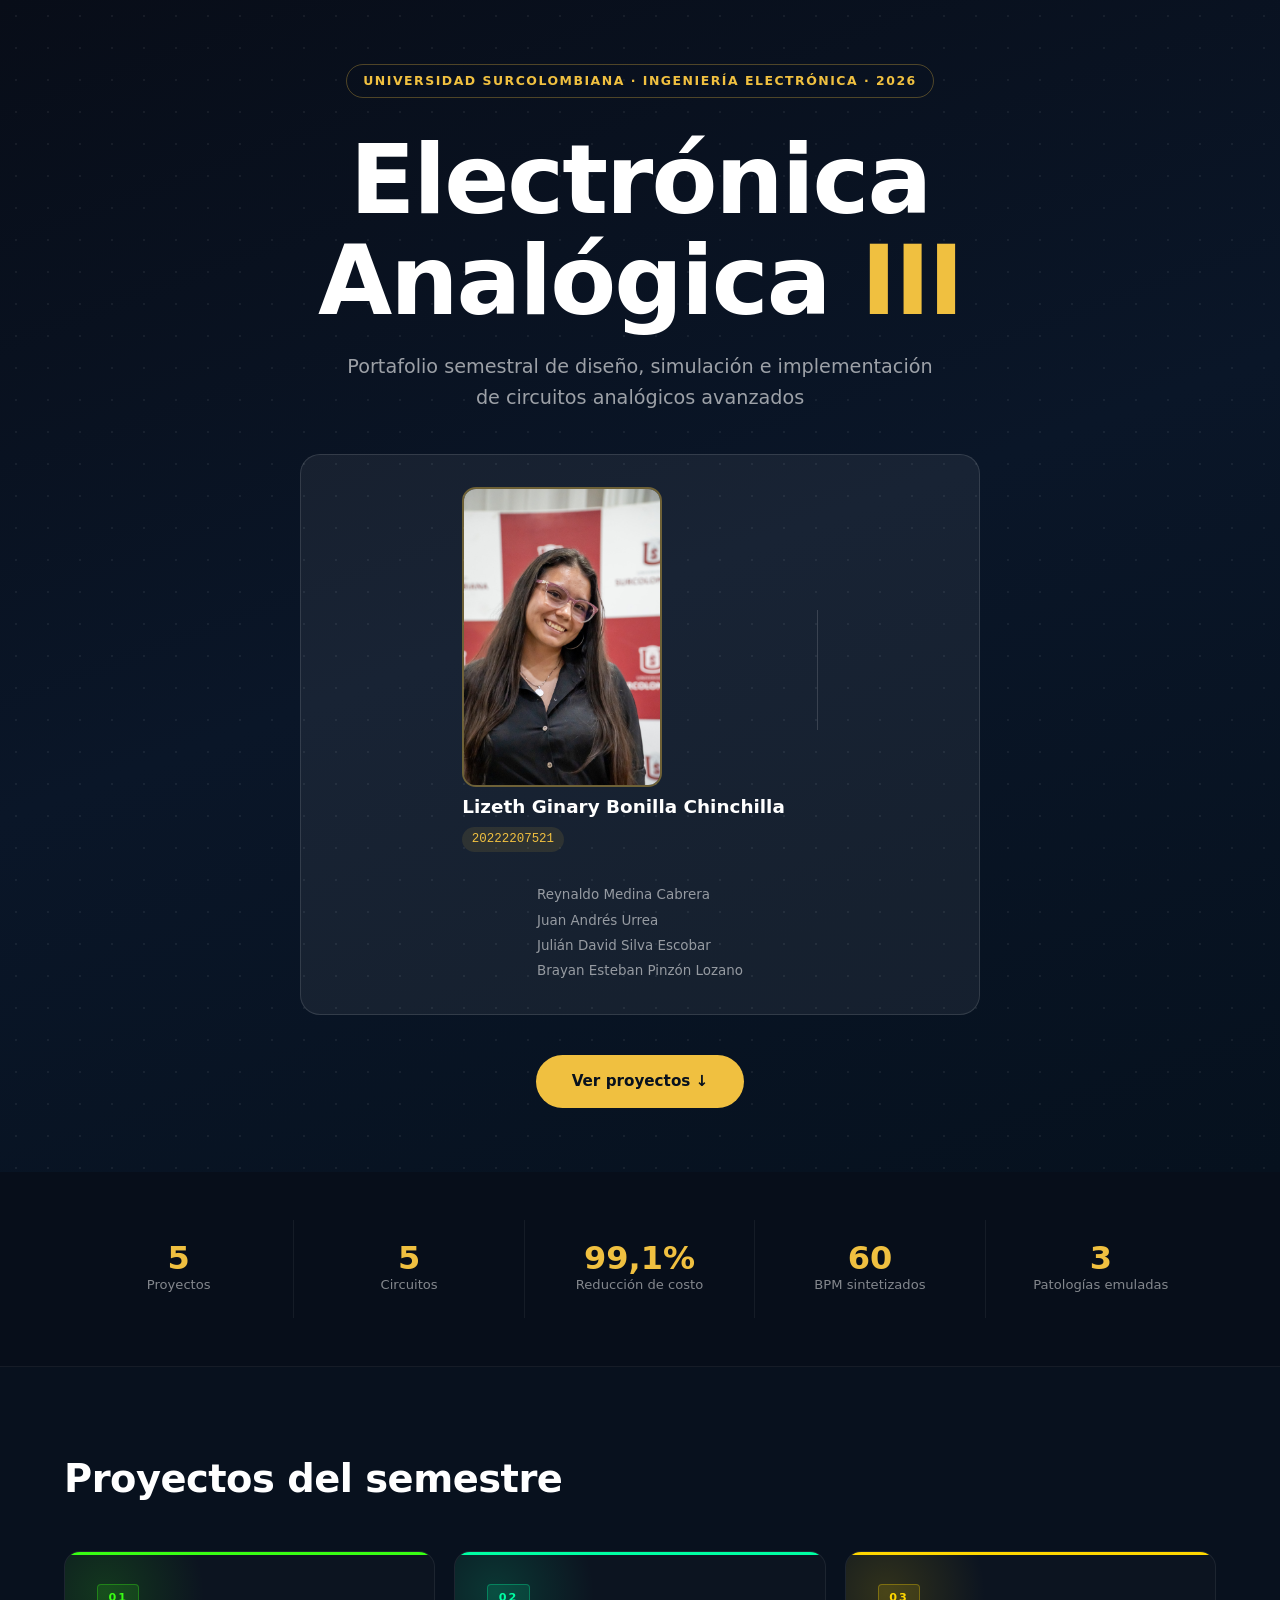
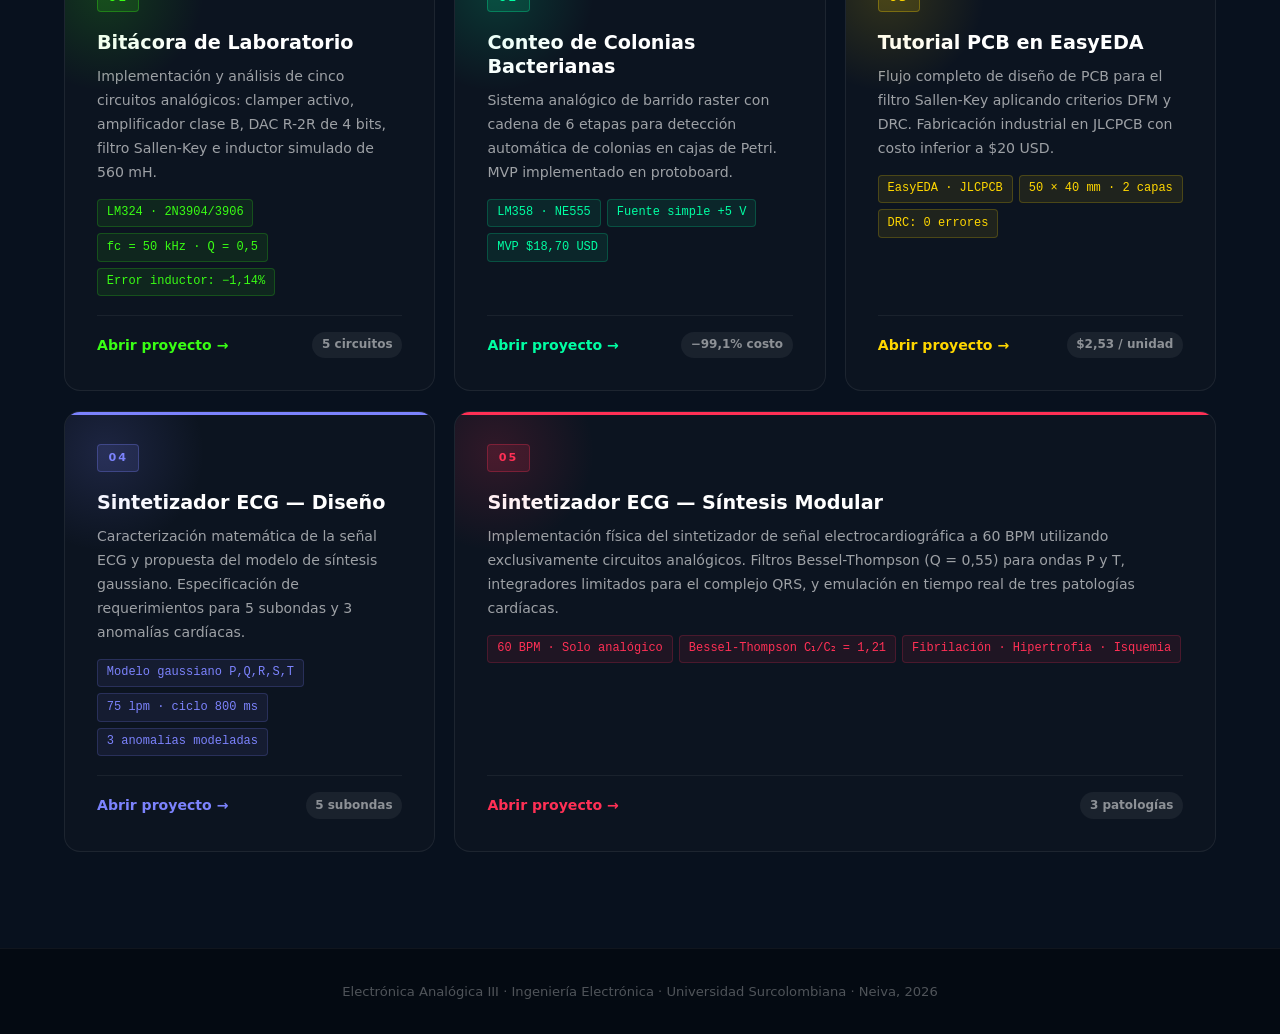
<file: index.html>
<!DOCTYPE html>
<html lang="es">
<head>
  <meta charset="UTF-8">
  <meta name="viewport" content="width=device-width, initial-scale=1.0">
  <title>Portafolio EA-III · Lizeth Bonilla · USCO 2026</title>
  <link rel="icon" type="image/png" href="Fotos/Logo.png">
  <link rel="stylesheet" href="style.css">
</head>
<body>

  <!-- HERO -->
  <header class="hero">
    <div class="hero-dots"></div>
    <div class="hero-content">
      <span class="badge">Universidad Surcolombiana · Ingeniería Electrónica · 2026</span>
      <h1>Electrónica<br>Analógica <em>III</em></h1>
      <p class="hero-sub">Portafolio semestral de diseño, simulación e implementación de circuitos analógicos avanzados</p>
      <div class="hero-card">
        <div class="hc-main">
          <img src="Fotos/foto_perfi.jpeg" alt="Lizeth Ginary Bonilla Chinchilla" class="profile-pic" style="width:200px; height:300px;">
          <strong>Lizeth Ginary Bonilla Chinchilla</strong>
          <code>20222207521</code>
        </div>
        <div class="hc-div"></div>
        <ul class="hc-team">
          <li>Reynaldo Medina Cabrera</li>
          <li>Juan Andrés Urrea</li>
          <li>Julián David Silva Escobar</li>
          <li>Brayan Esteban Pinzón Lozano</li>
        </ul>
      </div>
      <a href="#proyectos" class="scroll-btn">Ver proyectos ↓</a>
    </div>
  </header>

  <!-- STATS -->
  <section class="stats-section">
    <div class="wrap">
      <div class="stat"><span>5</span>Proyectos</div>
      <div class="stat"><span>5</span>Circuitos</div>
      <div class="stat"><span>99,1%</span>Reducción de costo</div>
      <div class="stat"><span>60</span>BPM sintetizados</div>
      <div class="stat"><span>3</span>Patologías emuladas</div>
    </div>
  </section>

  <!-- PROJECTS GRID -->
  <section id="proyectos" class="projects-section">
    <div class="wrap">
      <h2 class="sec-title">Proyectos del semestre</h2>

      <div class="projects-grid">

        <!-- P1 -->
        <a href="p1.html" class="pcard" style="--c:#39ff14;--cg:linear-gradient(135deg,#0c0f14,#0d1a0f)">
          <div class="pcard-glow"></div>
          <span class="pcard-num">01</span>
          <div class="pcard-body">
            <h3>Bitácora de Laboratorio</h3>
            <p>Implementación y análisis de cinco circuitos analógicos: clamper activo, amplificador clase B, DAC R-2R de 4 bits, filtro Sallen-Key e inductor simulado de 560 mH.</p>
            <ul class="pcard-tags">
              <li>LM324 · 2N3904/3906</li>
              <li>fc = 50 kHz · Q = 0,5</li>
              <li>Error inductor: −1,14%</li>
            </ul>
          </div>
          <div class="pcard-footer">
            <span class="pcard-cta">Abrir proyecto →</span>
            <span class="pcard-chip">5 circuitos</span>
          </div>
        </a>

        <!-- P2 -->
        <a href="p2.html" class="pcard" style="--c:#00ffa3;--cg:linear-gradient(135deg,#050f0a,#061a12)">
          <div class="pcard-glow"></div>
          <span class="pcard-num">02</span>
          <div class="pcard-body">
            <h3>Conteo de Colonias Bacterianas</h3>
            <p>Sistema analógico de barrido raster con cadena de 6 etapas para detección automática de colonias en cajas de Petri. MVP implementado en protoboard.</p>
            <ul class="pcard-tags">
              <li>LM358 · NE555</li>
              <li>Fuente simple +5 V</li>
              <li>MVP $18,70 USD</li>
            </ul>
          </div>
          <div class="pcard-footer">
            <span class="pcard-cta">Abrir proyecto →</span>
            <span class="pcard-chip">−99,1% costo</span>
          </div>
        </a>

        <!-- P3 -->
        <a href="p3.html" class="pcard" style="--c:#ffd700;--cg:linear-gradient(135deg,#0a120e,#111a0a)">
          <div class="pcard-glow"></div>
          <span class="pcard-num">03</span>
          <div class="pcard-body">
            <h3>Tutorial PCB en EasyEDA</h3>
            <p>Flujo completo de diseño de PCB para el filtro Sallen-Key aplicando criterios DFM y DRC. Fabricación industrial en JLCPCB con costo inferior a $20 USD.</p>
            <ul class="pcard-tags">
              <li>EasyEDA · JLCPCB</li>
              <li>50 × 40 mm · 2 capas</li>
              <li>DRC: 0 errores</li>
            </ul>
          </div>
          <div class="pcard-footer">
            <span class="pcard-cta">Abrir proyecto →</span>
            <span class="pcard-chip">$2,53 / unidad</span>
          </div>
        </a>

        <!-- P4 -->
        <a href="p4.html" class="pcard" style="--c:#7c83fd;--cg:linear-gradient(135deg,#06081f,#0a0d28)">
          <div class="pcard-glow"></div>
          <span class="pcard-num">04</span>
          <div class="pcard-body">
            <h3>Sintetizador ECG — Diseño</h3>
            <p>Caracterización matemática de la señal ECG y propuesta del modelo de síntesis gaussiano. Especificación de requerimientos para 5 subondas y 3 anomalías cardíacas.</p>
            <ul class="pcard-tags">
              <li>Modelo gaussiano P,Q,R,S,T</li>
              <li>75 lpm · ciclo 800 ms</li>
              <li>3 anomalías modeladas</li>
            </ul>
          </div>
          <div class="pcard-footer">
            <span class="pcard-cta">Abrir proyecto →</span>
            <span class="pcard-chip">5 subondas</span>
          </div>
        </a>

        <!-- P5 -->
        <a href="p5.html" class="pcard pcard-wide" style="--c:#ff3055;--cg:linear-gradient(135deg,#110005,#1a0008)">
          <div class="pcard-glow"></div>
          <span class="pcard-num">05</span>
          <div class="pcard-body">
            <h3>Sintetizador ECG — Síntesis Modular</h3>
            <p>Implementación física del sintetizador de señal electrocardiográfica a 60 BPM utilizando exclusivamente circuitos analógicos. Filtros Bessel-Thompson (Q = 0,55) para ondas P y T, integradores limitados para el complejo QRS, y emulación en tiempo real de tres patologías cardíacas.</p>
            <ul class="pcard-tags">
              <li>60 BPM · Solo analógico</li>
              <li>Bessel-Thompson C₁/C₂ = 1,21</li>
              <li>Fibrilación · Hipertrofia · Isquemia</li>
            </ul>
          </div>
          <div class="pcard-footer">
            <span class="pcard-cta">Abrir proyecto →</span>
            <span class="pcard-chip">3 patologías</span>
          </div>
        </a>

      </div>
    </div>
  </section>

  <!-- FOOTER -->
  <footer class="main-footer">
    <div class="wrap">
      <p>Electrónica Analógica III · Ingeniería Electrónica · Universidad Surcolombiana · Neiva, 2026</p>
    </div>
  </footer>

  <script>
    // Scroll navbar effect
    const hero = document.querySelector('.hero');
    document.querySelectorAll('.scroll-btn').forEach(b => {
      b.addEventListener('click', e => {
        e.preventDefault();
        document.getElementById('proyectos').scrollIntoView({ behavior: 'smooth' });
      });
    });

    // Animate cards on scroll
    const obs = new IntersectionObserver(entries => {
      entries.forEach(e => { if (e.isIntersecting) { e.target.classList.add('in'); obs.unobserve(e.target); } });
    }, { threshold: 0.08 });
    document.querySelectorAll('.pcard, .stat').forEach(el => { el.classList.add('pre-anim'); obs.observe(el); });
  </script>
</body>
</html>
</file>
<file: style.css>
/* ── MAIN PAGE STYLES ──────────────────────── */
*, *::before, *::after { margin:0; padding:0; box-sizing:border-box; }
html { scroll-behavior: smooth; }
body { font-family: 'Segoe UI', system-ui, sans-serif; background: #08111e; color: #e8eef5; line-height: 1.65; }
a { text-decoration: none; color: inherit; }
ul { list-style: none; }

.wrap { max-width: 1200px; margin: 0 auto; padding: 0 1.5rem; }

/* ── Hero ── */
.hero {
  position: relative; min-height: 100vh;
  display: flex; align-items: center; justify-content: center;
  background: linear-gradient(160deg, #080d18 0%, #0a1628 50%, #06111e 100%);
  overflow: hidden; padding: 4rem 1.5rem;
}
.hero-dots {
  position: absolute; inset: 0;
  background-image: radial-gradient(rgba(255,255,255,.06) 1px, transparent 1px);
  background-size: 32px 32px; pointer-events: none;
}
.hero-content {
  position: relative; z-index: 1; text-align: center; max-width: 860px;
  display: flex; flex-direction: column; align-items: center;
}
.badge {
  display: inline-block; font-size: .78rem; font-weight: 700;
  letter-spacing: 1.5px; text-transform: uppercase;
  color: #f0c040; border: 1px solid rgba(240,192,64,.3);
  border-radius: 20px; padding: .35rem 1rem; margin-bottom: 2rem;
}
.hero h1 {
  font-size: clamp(3rem, 8vw, 6rem); font-weight: 900;
  line-height: 1.05; letter-spacing: -2px; color: #fff;
  margin-bottom: 1.2rem;
}
.hero h1 em { color: #f0c040; font-style: normal; }
.hero-sub {
  font-size: clamp(.95rem, 2vw, 1.2rem); color: rgba(255,255,255,.6);
  max-width: 600px; margin: 0 auto 2.5rem;
}
.hero-card {
  display: flex; flex-wrap: wrap; align-items: center; justify-content: center;
  gap: 2rem; background: rgba(255,255,255,.06);
  border: 1px solid rgba(255,255,255,.12); border-radius: 20px;
  padding: 2rem 3rem; margin-bottom: 2.5rem;
  max-width: 680px; width: 100%;
}
.hc-main { display: flex; flex-direction: column; gap: .3rem; text-align: left; }
.profile-pic {
  width: 140px; height: 175px; border-radius: 14px;
  object-fit: cover; object-position: top;
  border: 2px solid rgba(240,192,64,.4);
  flex-shrink: 0;
}
.hc-main strong { color: #fff; font-size: 1.15rem; }
.hc-main code {
  font-size: .78rem; color: #f0c040; background: rgba(240,192,64,.1);
  padding: .15rem .6rem; border-radius: 20px; width: fit-content;
}
.hc-div { width: 1px; height: 120px; background: rgba(255,255,255,.15); }
.hc-team { display: flex; flex-direction: column; gap: .2rem; text-align: left; }
.hc-team li { font-size: .84rem; color: rgba(255,255,255,.55); }
.scroll-btn {
  display: inline-block; padding: .85rem 2.2rem;
  background: #f0c040; color: #08111e;
  font-weight: 800; font-size: .95rem; border-radius: 50px;
  transition: transform .2s, box-shadow .2s;
}
.scroll-btn:hover { transform: translateY(-2px); box-shadow: 0 8px 28px rgba(240,192,64,.4); }

/* ── Stats ── */
.stats-section { padding: 3rem 0; background: #070e1a; border-bottom: 1px solid rgba(255,255,255,.06); }
.stats-section .wrap { display: flex; flex-wrap: wrap; gap: 0; }
.stat {
  flex: 1 1 160px; text-align: center; padding: 1.4rem 1rem;
  border-right: 1px solid rgba(255,255,255,.06);
  opacity: 0; transform: translateY(16px); transition: opacity .5s ease, transform .5s ease;
}
.stat:last-child { border-right: none; }
.stat.in { opacity: 1; transform: none; }
.stat span { display: block; font-size: 2rem; font-weight: 900; color: #f0c040; line-height: 1; }
.stat { font-size: .82rem; color: rgba(255,255,255,.5); }

/* ── Projects section ── */
.projects-section { padding: 5rem 0 6rem; }
.sec-title {
  font-size: clamp(1.6rem, 3.5vw, 2.4rem); font-weight: 800;
  color: #fff; margin-bottom: 2.5rem; letter-spacing: -.5px;
}

/* ── Project cards ── */
.projects-grid {
  display: grid;
  grid-template-columns: repeat(3, 1fr);
  grid-template-rows: auto auto;
  gap: 1.2rem;
}
.pcard-wide { grid-column: span 2; }

.pcard {
  position: relative; overflow: hidden;
  background: #0c1420; border: 1px solid rgba(255,255,255,.07);
  border-radius: 16px; padding: 2rem;
  display: flex; flex-direction: column; gap: 1.2rem;
  cursor: pointer;
  opacity: 0; transform: translateY(24px);
  transition: opacity .5s ease, transform .5s ease, border-color .25s, box-shadow .25s;
}
.pcard.in { opacity: 1; transform: none; }
.pcard::before {
  content: ''; position: absolute; top: 0; left: 0; right: 0; height: 3px;
  background: var(--c); border-radius: 16px 16px 0 0;
}
.pcard:hover {
  border-color: var(--c);
  box-shadow: 0 0 40px color-mix(in srgb, var(--c) 20%, transparent);
  transform: translateY(-4px);
}
.pcard-glow {
  position: absolute; top: -60px; left: -60px; width: 200px; height: 200px;
  background: radial-gradient(circle, color-mix(in srgb, var(--c) 15%, transparent), transparent 70%);
  pointer-events: none; border-radius: 50%;
  transition: opacity .3s;
}
.pcard-num {
  font-size: .7rem; font-weight: 900; letter-spacing: 2px;
  color: var(--c); background: color-mix(in srgb, var(--c) 12%, transparent);
  padding: .25rem .65rem; border-radius: 4px; width: fit-content;
  border: 1px solid color-mix(in srgb, var(--c) 30%, transparent);
}
.pcard-body { flex: 1; }
.pcard-body h3 { font-size: 1.2rem; font-weight: 800; color: #fff; margin-bottom: .6rem; line-height: 1.25; }
.pcard-body p { font-size: .88rem; color: rgba(255,255,255,.6); line-height: 1.7; margin-bottom: .9rem; }
.pcard-tags { display: flex; flex-wrap: wrap; gap: .4rem; }
.pcard-tags li {
  font-size: .75rem; font-family: 'Courier New', monospace;
  color: var(--c); background: color-mix(in srgb, var(--c) 8%, transparent);
  border: 1px solid color-mix(in srgb, var(--c) 20%, transparent);
  padding: .2rem .55rem; border-radius: 4px;
}
.pcard-footer {
  display: flex; align-items: center; justify-content: space-between;
  border-top: 1px solid rgba(255,255,255,.06); padding-top: 1rem;
}
.pcard-cta { font-size: .88rem; font-weight: 700; color: var(--c); transition: gap .2s; }
.pcard:hover .pcard-cta { letter-spacing: .5px; }
.pcard-chip {
  font-size: .75rem; font-weight: 700; color: rgba(255,255,255,.5);
  background: rgba(255,255,255,.06); padding: .2rem .6rem; border-radius: 20px;
}

/* ── Footer ── */
.main-footer { background: #040a12; border-top: 1px solid rgba(255,255,255,.05); padding: 2rem 0; text-align: center; }
.main-footer p { font-size: .82rem; color: rgba(255,255,255,.3); }

/* ── Responsive ── */
@media (max-width: 900px) {
  .projects-grid { grid-template-columns: repeat(2, 1fr); }
  .pcard-wide { grid-column: span 2; }
}
@media (max-width: 600px) {
  .projects-grid { grid-template-columns: 1fr; }
  .pcard-wide { grid-column: span 1; }
  .hero-card { flex-direction: column; text-align: center; }
  .hc-div { width: 60px; height: 1px; }
  .hc-main { align-items: center; }
  .hc-team { align-items: center; }
  .stats-section .wrap { flex-direction: column; }
  .stat { border-right: none; border-bottom: 1px solid rgba(255,255,255,.06); }
}
</file>
